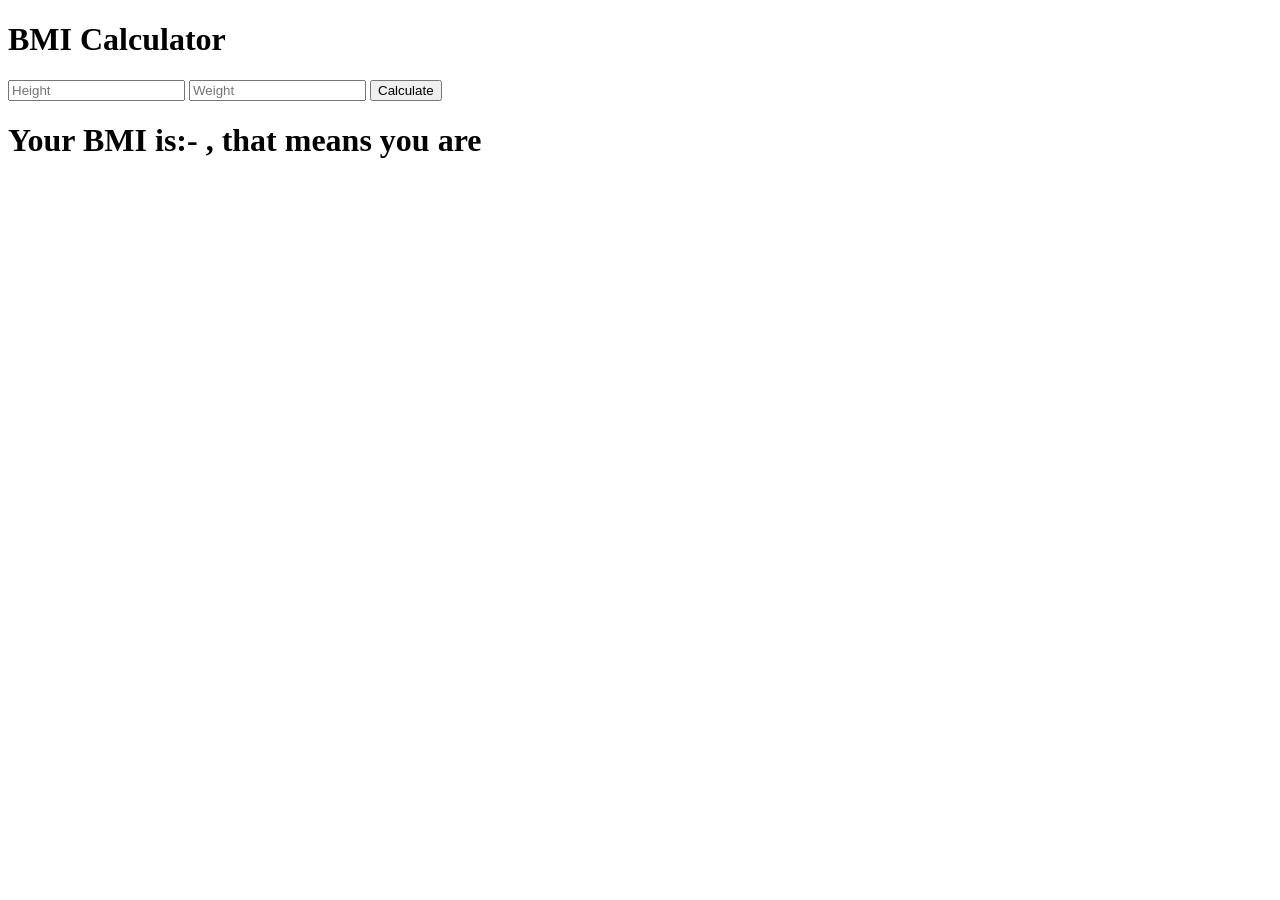
<file: test/Unit 4N/Sprint 3/Day 3/masai-cp-problems-985-470-dnZmIe-6457ac3757394614eeb5af0450b99345c69d77b4/index.html>
<!DOCTYPE html>
<html>
  <head>
    <title>Calculator</title>
  </head>
  <body>
    <h1>BMI Calculator</h1>
    <input placeholder="Height" type="number" id="height" />
    <input placeholder="Weight" type="number" id="weight" />
    <button id="calculate">Calculate</button>
    <h1>
      Your BMI is:- <span id="bmi"></span>, that means you are
      <span id="status"></span>
    </h1>
  </body>
  <script>
    document.getElementById("calculate").addEventListener("click",bmime);

    function bmime(){
      
      var wt = document.querySelector("#weight").value;
      var ht = document.querySelector("#height").value;
      
      
      var bmif = wt / (ht **2);
      
      // bmi < 18.5 -> UnderWeight.
      // bmi >= 18.5 && bmi <= 24.9 -> Normal Weight.
      // bmi >= 25 && bmi <= 29.9 -> Overweight.
      // bmi >= 30 -> Obese.
      
      bmif = bmif.toFixed(1);
      document.getElementById("bmi").textContent=bmif;
      var status = document.getElementById("status");

      if(bmif < 18.5){
        status.textContent = "UnderWeight";
      }else if(bmif >= 18.5 && bmif <= 24.9){
        status.textContent="Normal Weight";
      }else if(bmif >=25 && bmif <= 29.9){
        status.textContent="Overweight";
      }else if(bmif >= 30){
        status.textContent="Obese";
      }



    }
  </script>
</html>
</file>
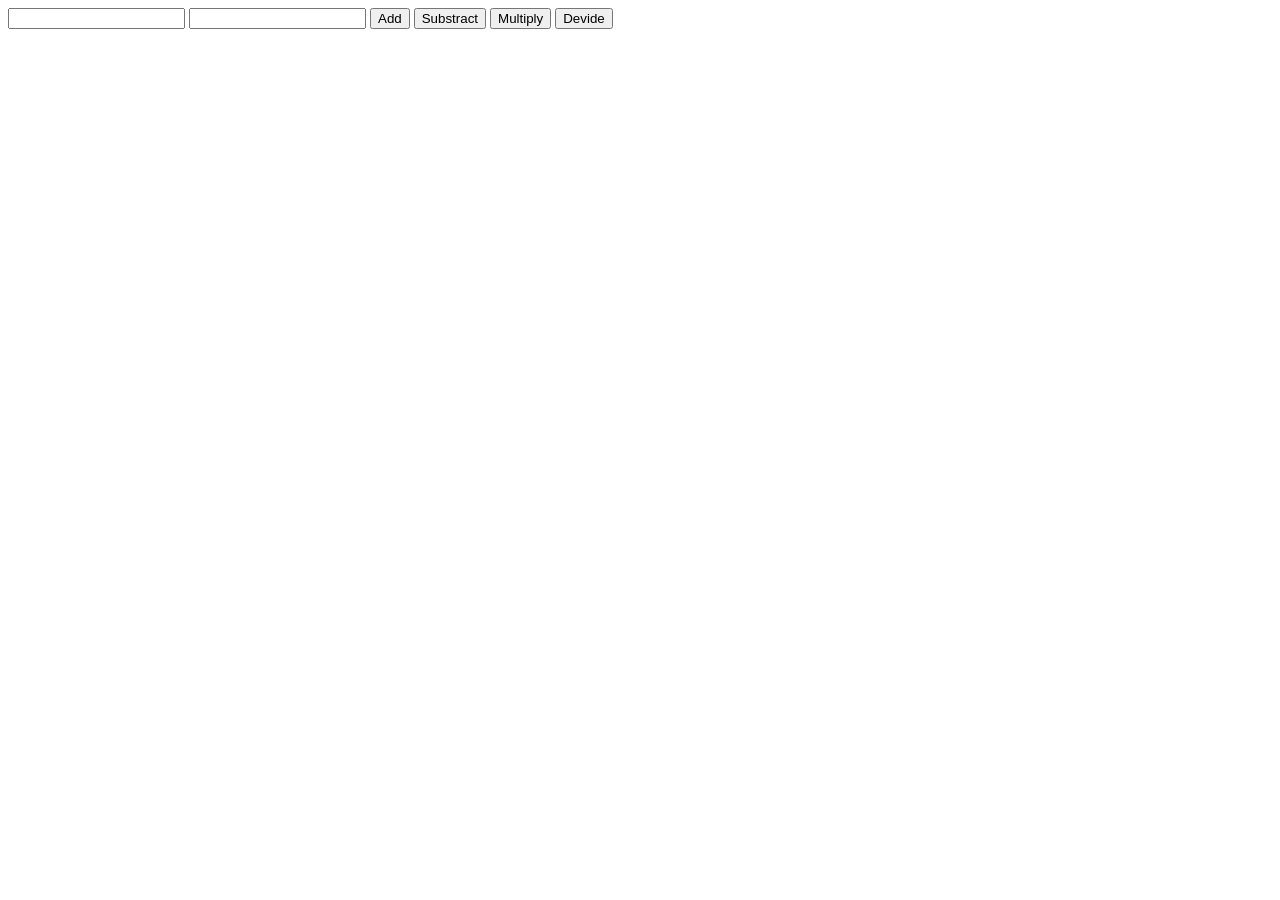
<file: test/Unit 4N/Sprint 3/Day 3/masai-cp-problems-985-474-rOLJJl-a1af8ba8e2fd60f5abfcbd7aba657454d6e1dbfd/index.html>
<!DOCTYPE html>
<html>
  <head>
    <title>Calculator</title>
  </head>
  <body>
    <input type="number" id="number1">
    <input type="number" id="number2">
    <button id="add">Add</button>
    <button id="substract">Substract</button>
    <button id="multiply">Multiply</button>
    <button id="devide">Devide</button>
  </body>
  <script>
    //Addition..
    var btn = document.getElementById("add");
    btn.addEventListener("click",addme)
    
    function addme(){
      var num1 = document.querySelector("#number1").value;
      var num2 = document.querySelector("#number2").value;
      let sum = parseInt(num1) + parseInt(num2);
     
      alert("Addition: "+sum);
    }
    // Substraction...
    var btnsub = document.getElementById("substract");
    btnsub.addEventListener("click",subme)

    function subme(){
      var num1 = document.querySelector("#number1").value;
      var num2 = document.querySelector("#number2").value;
      let sub = parseInt(num1) - parseInt(num2);

      alert("Substraction: "+sub);
    }
    
    //Multiplication..

    var btnmulti = document.getElementById("multiply");
    btnmulti.addEventListener("click", multime);

    function multime(){
      var num1 = document.querySelector("#number1").value;
      var num2 = document.querySelector("#number2").value;
      let multi = parseInt(num1) * parseInt(num2);

      alert("Multiplication: "+multi);
    }

    //Division

    var btndevide = document.getElementById("devide");
    btndevide.addEventListener("click", devideme);

    function devideme(){
      var num1 = document.querySelector("#number1").value;
      var num2 = document.querySelector("#number2").value;
      let div = parseInt(num1) / parseInt(num2);

      alert("Division: "+div);
    }
  </script>
</html>
</file>
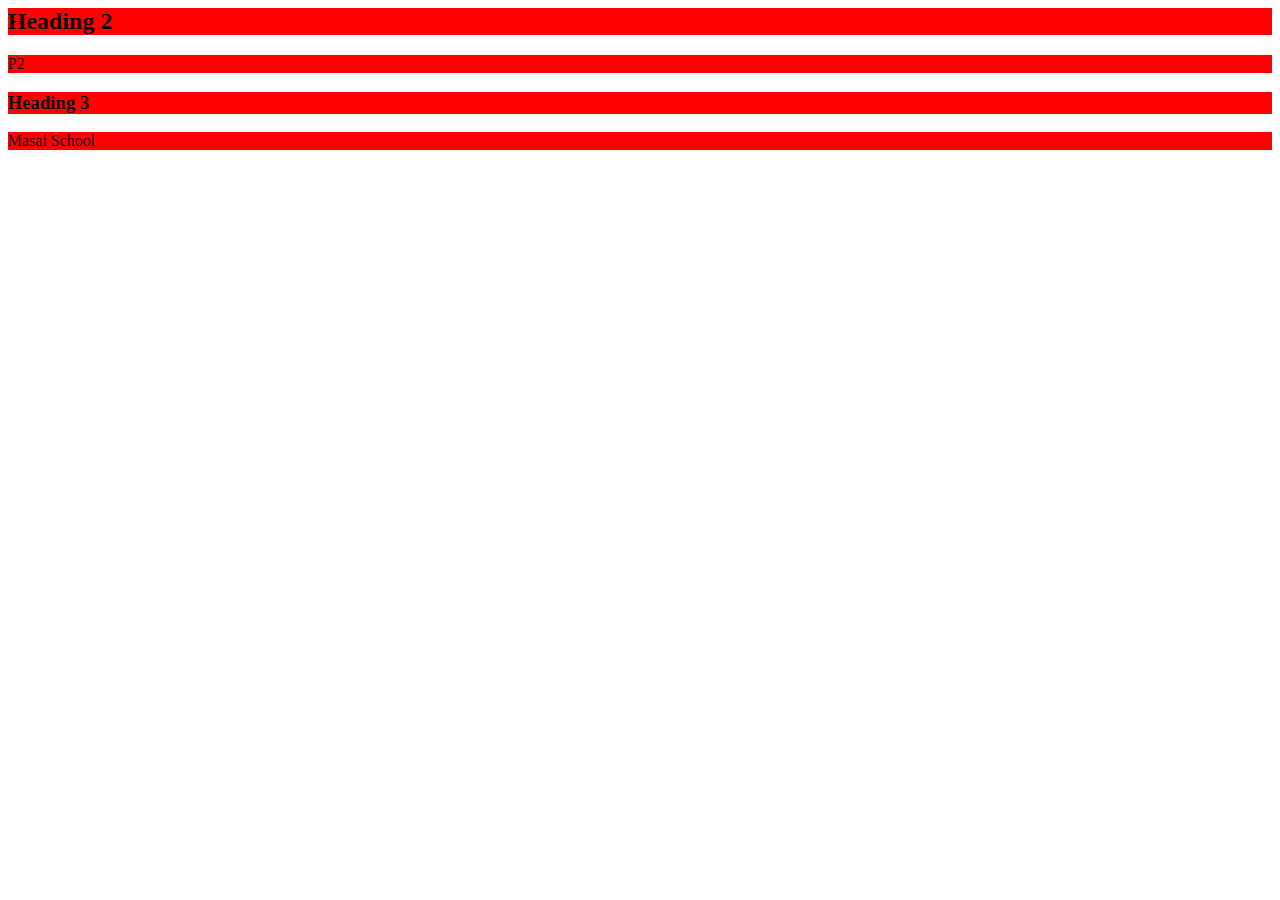
<file: test/Unit 4N/ques.html>
<html>
    <head><title></title>
    <style>
        /* * {
            color: yellow;
            font-size: 12px;
        }
        div {
            height: 100px;
            width: 100px;
            margin: 6px;
            padding: 4px;
            background-color: black;
            color: white;
        }
        .class1 {
            background-color: white;
            color: black;
            font-size: 16px;
        } */
        .box > *{
            background-color: red;
        }
    </style>
    </head>
    <body>
         <!-- <h3>Masai School</h3>
        <p>P1</p>
        <p>P2</p>
        <p>p3</p> -->
        <!-- <div class="box">
            <h1>Coding School</h1>
            <h2>Masai</h2> 
            <p>P1</p>
        </div> -->
        <div class="box">
            <h2>Heading 2</h2>
                <p>P2</p>
            <h3>Heading 3</h3>    
            <div>Masai School</div>
            
        </div>
        
        <!-- <div id="container">
            <p> P1</p>
            <p> P2</p>
        </div> -->
         <!-- <div class="box">
            <p>P3</p>
            
        </div>
                <p>P4</p>
                <p>P5</p> -->
           
        
        
    </body>
</html>
</file>
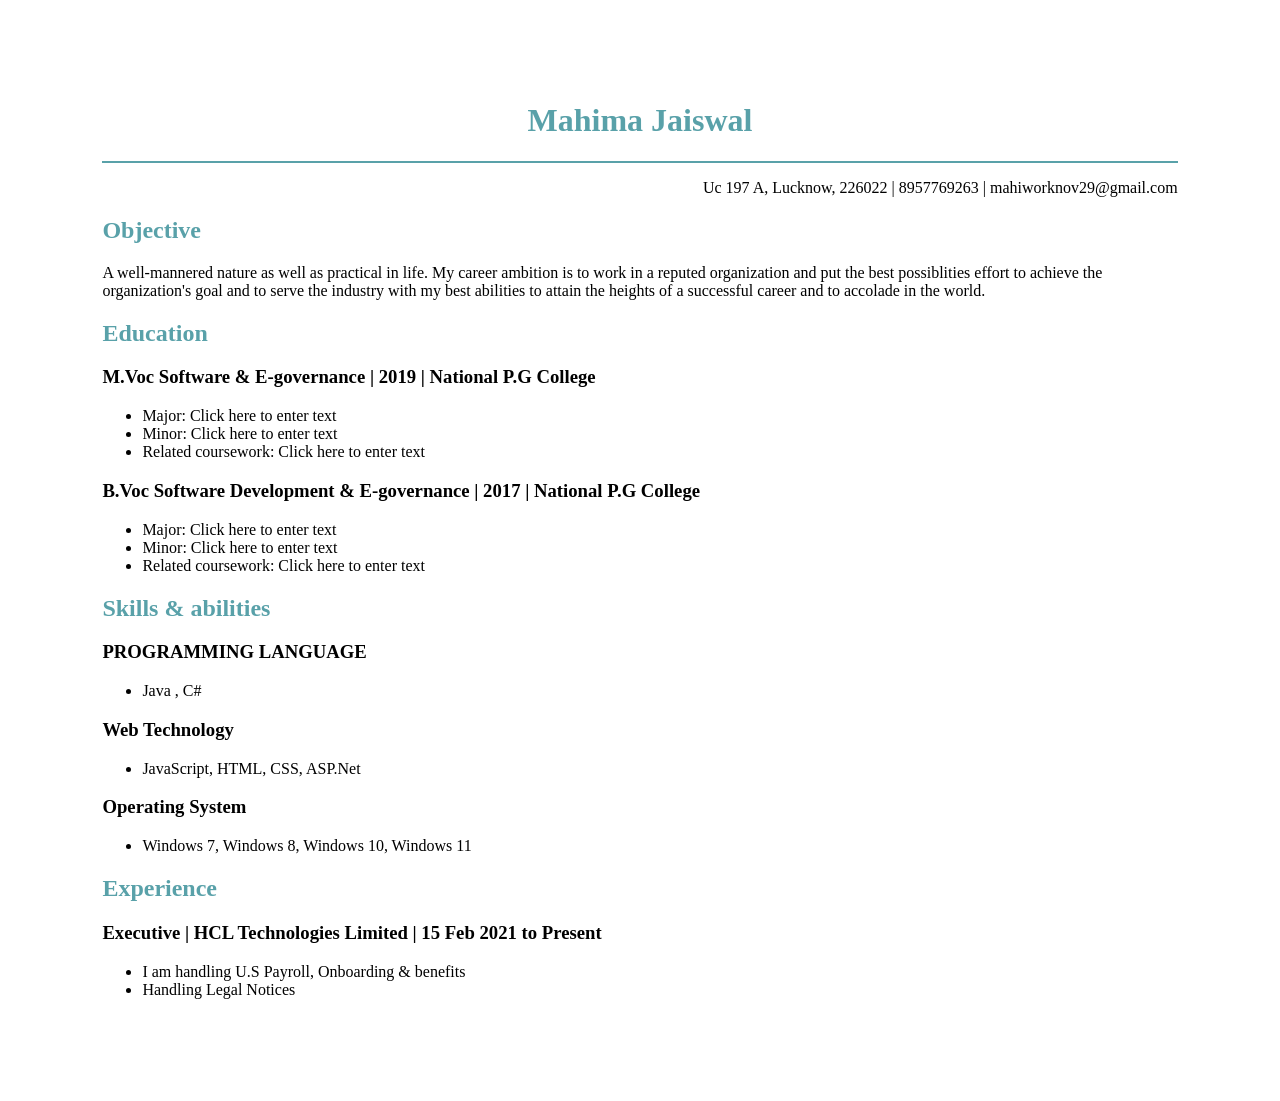
<file: test/Unit 4N/Day 1/ResumeBuilder.html>
<html>
    <head>
       <title>Resume Builder</title> 
       <style>
        h1{
            color: #59A1A9;
            text-align: center;
            
            font-family:'Times New Roman', Times, serif;
        }
        hr{
            border: 1.5px solid #59A1A9;
        }
        p{
            text-align: end;
            font-family:Georgia, 'Times New Roman', Times, serif;
        }
        h2{
            color: #59A1A9;
        }
       
       </style>
    </head>
    <body style="margin: 8%;">
        <h1>Mahima Jaiswal</h1>
        <hr>
        <p>Uc 197 A, Lucknow, 226022 | 8957769263 | mahiworknov29@gmail.com</p>
        <h2>Objective</h2>
        <p1>A well-mannered nature as well as practical in life. My career ambition is to work in a reputed 
            organization and put the best possiblities effort to achieve the organization's goal and to serve
            the industry with my best abilities to attain the heights of a successful career and to accolade in the world.</p1>
        <h2>Education</h2>
        <h3>M.Voc Software & E-governance | 2019 | National P.G College</h3>
        <ul>
            <li>Major: Click here to enter text</li>
            <li>Minor: Click here to enter text</li>
            <li>Related coursework: Click here to enter text</li>
        </ul>
        <h3>B.Voc Software Development & E-governance | 2017 | National P.G College</h3>
        <ul>
            <li>Major: Click here to enter text</li>
            <li>Minor: Click here to enter text</li>
            <li>Related coursework: Click here to enter text</li>
        </ul>
        <h2>Skills & abilities</h2>
        <h3>PROGRAMMING LANGUAGE</h3>
        <ul><li> Java , C#</li></ul>
        <h3>Web Technology</h3>
        <ul><li>JavaScript, HTML, CSS, ASP.Net</li></ul>
        <h3>Operating System</h3>
        <ul><li>Windows 7, Windows 8, Windows 10, Windows 11</li></ul>
        
        
        <h2>Experience</h2>
        <h3>Executive | HCL Technologies Limited | 15 Feb 2021 to Present</h3>
        <ul><li>I am handling U.S Payroll, Onboarding & benefits</li>
        <li>Handling Legal Notices</U></li></ul>
    </body>
</html>
</file>
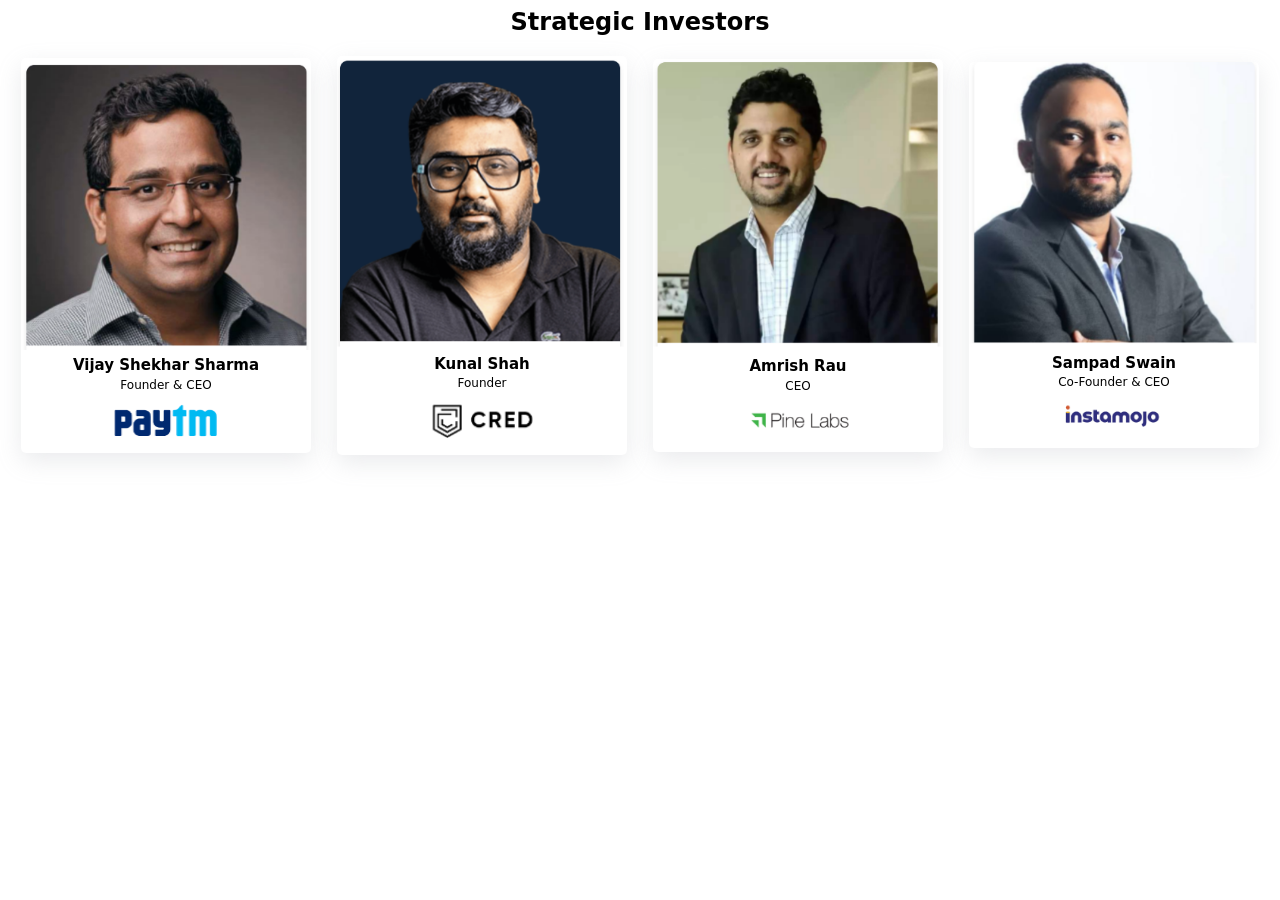
<file: test/Unit 4N/Day 2/Investor.html>
<html>
<head>
    <title>investors</title>
    <style>
        *{
            font-family: Poppins,ui-sans-serif,system-ui,-apple-system,BlinkMacSystemFont,Segoe UI,Roboto,Helvetica Neue,Arial,Noto Sans,sans-serif,Apple Color Emoji,Segoe UI Emoji,Segoe UI Symbol,Noto Color Emoji;
        }
        h2{
            /* border: 1px solid red; */
            text-align: center;
        }
        #maincontainer{
            /* border: 1px solid red; */
            display: flex;
        }
        #maincontainer>div{
            width: 90%;
            /* border: 1px solid; */
            margin: auto;
            text-align: center;
            font-size: 10px;
            line-height: 7px;
            border-radius: 5px;
            box-shadow: rgba(149, 157, 165, 0.2) 0px 8px 24px;
            margin-left: 1%;
            margin-right: 1%;
 
        }
        #maincontainer>div>img{
            width: 100%;
            display: block;
            border-radius: 5px 5px 0px 0px;
        }
        #maincontainer>div>div{
            /* border: 1px solid; */
            width: 40%;
            margin: auto;
            margin-bottom: 4%;
        }
        #maincontainer>div>div>img{
            width: 100%;
            /* border: 1px solid red; */
        }
    </style>
</head>
<body>
    <h2>Strategic Investors</h2>
    <div id="maincontainer">
        <div>
            <img src="pics\1.png" alt="Vijay Shekhar Sharma">
            <h2>Vijay Shekhar Sharma</h2>
            <p style="font-size: 12px;">Founder & CEO</p>
            <div><img src="pics\paytm.png" alt="paytm"></div>
            </div>
 
          <div>
            <img src="pics\2.png" alt="Kunal Shah">
            <h2>Kunal Shah</h2>
            <p style="font-size: 12px;">Founder</p>
            <div>
                <img src="pics\cred.png" alt="cred">
            </div>
 
          </div>
          <div>
            <img src="pics\3.png" alt="Amrish Rau">
            <h2>Amrish Rau</h2>
            <p style="font-size: 12px;">CEO</p>
            <div>
                <img src="pics\pine lab.png" alt="error">
            </div>
 
          </div>
          <div>
            <img src="pics\4.png" alt="error">
            <h2>Sampad Swain</h2>
            <p style="font-size: 12px;">Co-Founder & CEO</p>
            <div>
                <img src="pics\instamojo.png" alt="error">
            </div>
 
          </div>
 
    </div>
</body>
</html>
</file>
